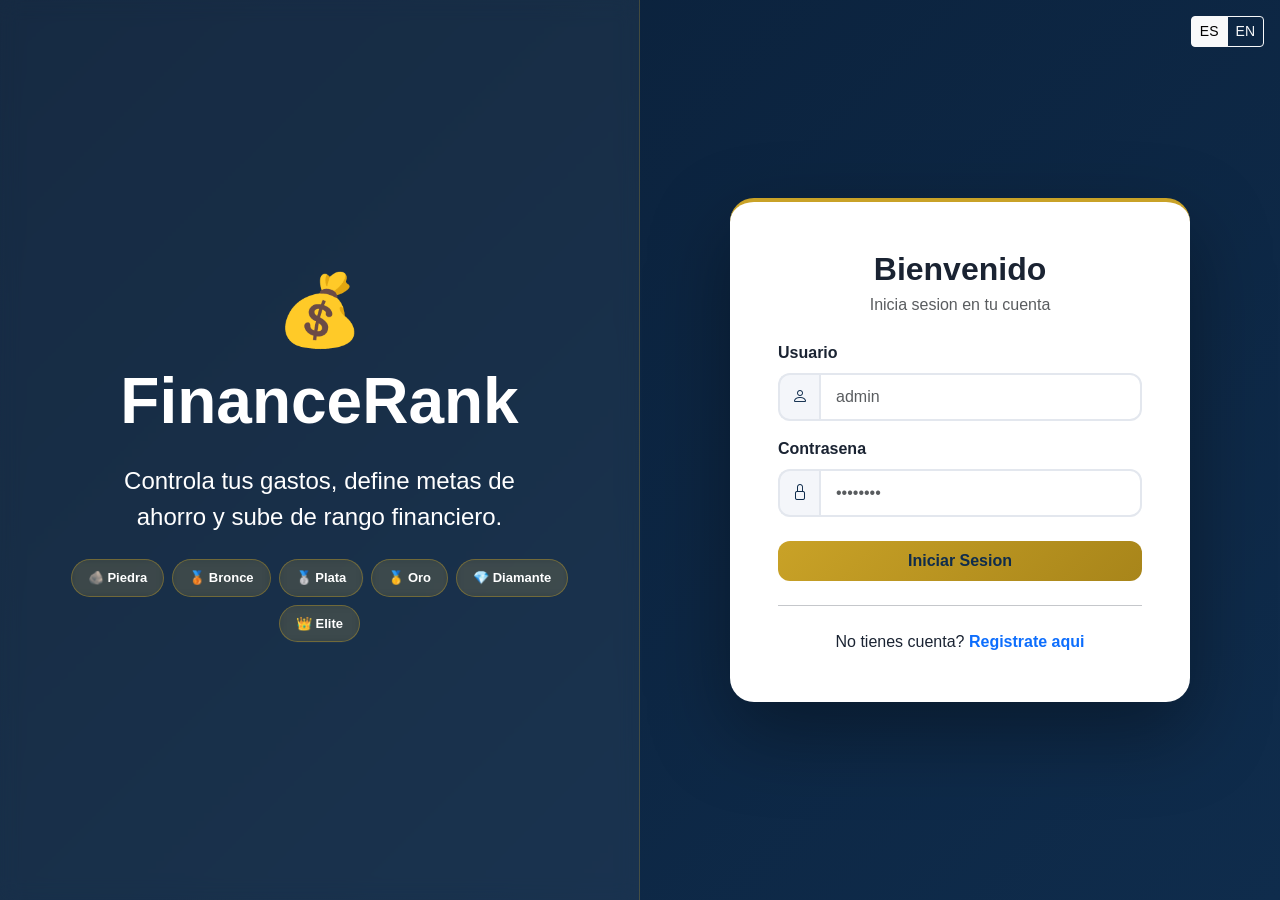
<file: src/main/resources/static/index.html>
<!DOCTYPE html>
<html lang="es">
<head>
    <meta charset="UTF-8">
    <meta name="viewport" content="width=device-width, initial-scale=1.0">
    <title>FinanceRank - Login</title>
    <link rel="icon" href="data:image/svg+xml,<svg xmlns='http://www.w3.org/2000/svg' viewBox='0 0 100 100'><text y='.9em' font-size='90'>💰</text></svg>">
    <link href="https://cdn.jsdelivr.net/npm/bootstrap@5.3.0/dist/css/bootstrap.min.css" rel="stylesheet">
    <link href="https://cdn.jsdelivr.net/npm/bootstrap-icons@1.10.0/font/bootstrap-icons.css" rel="stylesheet">
    <link href="style.css" rel="stylesheet">
</head>
<body class="login-body">

    <!-- SELECTOR DE IDIOMA -->
    <div class="position-absolute top-0 end-0 m-3" style="z-index: 10;">
        <div class="btn-group btn-group-sm">
            <button class="btn btn-outline-light" data-idioma="es" onclick="cambiarIdioma('es')">ES</button>
            <button class="btn btn-outline-light" data-idioma="en" onclick="cambiarIdioma('en')">EN</button>
        </div>
    </div>

    <div class="container-fluid">
        <div class="row min-vh-100">

            <!-- LADO IZQUIERDO (HERO) -->
            <div class="col-lg-6 d-none d-lg-flex flex-column justify-content-center login-left text-white">
                <div class="text-center">
                    <div class="mb-4">
                        <span style="font-size:70px">💰</span>
                        <h1 class="fw-bold display-3">FinanceRank</h1>
                    </div>
                    <p class="fs-4 px-5" data-i18n="hero_eslogan">Controla tus gastos, define metas de ahorro y sube de rango financiero.</p>

                    <div class="d-flex justify-content-center gap-2 flex-wrap mt-4 px-4">
                        <span class="rank-badge">🪨 <span data-i18n="rango_piedra">Piedra</span></span>
                        <span class="rank-badge">🥉 <span data-i18n="rango_bronce">Bronce</span></span>
                        <span class="rank-badge">🥈 <span data-i18n="rango_plata">Plata</span></span>
                        <span class="rank-badge">🥇 <span data-i18n="rango_oro">Oro</span></span>
                        <span class="rank-badge">💎 <span data-i18n="rango_diamante">Diamante</span></span>
                        <span class="rank-badge">👑 <span data-i18n="rango_elite">Elite</span></span>
                    </div>
                </div>
            </div>

            <!-- LADO DERECHO (LOGIN) -->
            <div class="col-lg-6 d-flex align-items-center justify-content-center p-4">
                <div class="login-card p-5">
                    <h2 class="fw-bold text-center mb-1" data-i18n="login_titulo">Bienvenido</h2>
                    <p class="text-muted text-center mb-4" data-i18n="login_subtitulo">Inicia sesion en tu cuenta</p>

                    <div id="alertaError" class="alert alert-danger d-none"></div>

                    <div class="mb-3">
                        <label class="form-label fw-semibold" data-i18n="login_usuario">Usuario</label>
                        <div class="input-group">
                            <span class="input-group-text"><i class="bi bi-person"></i></span>
                            <input type="text" id="username" class="form-control" placeholder="admin">
                        </div>
                    </div>

                    <div class="mb-4">
                        <label class="form-label fw-semibold" data-i18n="login_password">Contrasena</label>
                        <div class="input-group">
                            <span class="input-group-text"><i class="bi bi-lock"></i></span>
                            <input type="password" id="password" class="form-control" placeholder="••••••••">
                        </div>
                    </div>

                    <button onclick="login()" class="btn btn-primary w-100 py-2 fw-bold" data-i18n="login_boton">Iniciar Sesion</button>

                    <hr class="my-4">

                    <p class="text-center mb-0">
                        <span data-i18n="login_no_cuenta">No tienes cuenta?</span>
                        <a href="register.html" class="fw-bold text-decoration-none" data-i18n="login_registrate">Registrate aqui</a>
                    </p>
                </div>
            </div>

        </div>
    </div>

    <script src="https://code.jquery.com/jquery-3.7.1.min.js"></script>
    <script src="https://cdn.jsdelivr.net/npm/bootstrap@5.3.0/dist/js/bootstrap.bundle.min.js"></script>
    <script src="app.js"></script>
    <script src="i18n.js"></script>
</body>
</html>
</file>
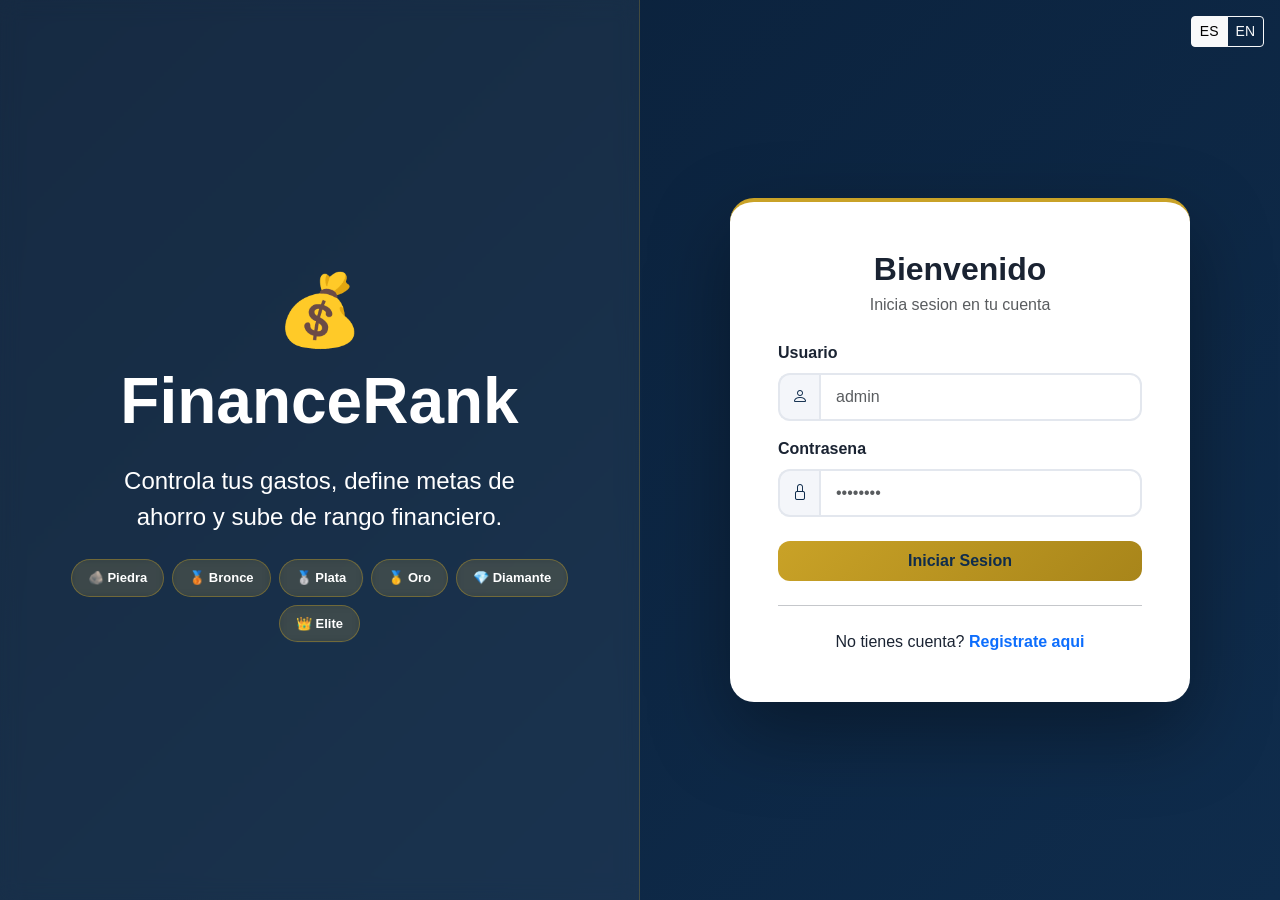
<file: src/main/resources/static/leaderboard.html>
<!DOCTYPE html>
<html lang="es">
<head>
    <meta charset="UTF-8">
    <meta name="viewport" content="width=device-width, initial-scale=1.0">
    <title>FinanceRank - Ranking</title>
    <link rel="icon" href="data:image/svg+xml,<svg xmlns='http://www.w3.org/2000/svg' viewBox='0 0 100 100'><text y='.9em' font-size='90'>💰</text></svg>">
    <link href="https://cdn.jsdelivr.net/npm/bootstrap@5.3.0/dist/css/bootstrap.min.css" rel="stylesheet">
    <link href="https://cdn.jsdelivr.net/npm/bootstrap-icons@1.10.0/font/bootstrap-icons.css" rel="stylesheet">
    <link href="style.css" rel="stylesheet">
</head>
<body>

    <!-- NAVBAR -->
    <nav class="navbar navbar-dark navbar-custom px-4">
        <span class="navbar-brand fw-bold fs-4"><i class="bi bi-piggy-bank-fill"></i> FinanceRank</span>
        <div class="d-flex align-items-center gap-3">
            <div class="btn-group btn-group-sm">
                <button class="btn btn-outline-light" data-idioma="es" onclick="cambiarIdioma('es')">ES</button>
                <button class="btn btn-outline-light" data-idioma="en" onclick="cambiarIdioma('en')">EN</button>
            </div>
            <span class="text-white" id="nombreUsuario"></span>
            <button onclick="cerrarSesion()" class="btn btn-outline-light btn-sm">
                <i class="bi bi-box-arrow-right"></i> <span data-i18n="nav_salir">Salir</span>
            </button>
        </div>
    </nav>

    <div class="container-fluid">
        <div class="row">

            <!-- SIDEBAR -->
            <div class="col-lg-2 sidebar">
                <nav class="nav flex-column">
                    <a class="nav-link" href="dashboard.html"><i class="bi bi-speedometer2"></i> <span data-i18n="nav_dashboard">Dashboard</span></a>
                    <a class="nav-link" href="gastos.html"><i class="bi bi-wallet2"></i> <span data-i18n="nav_gastos">Gastos</span></a>
                    <a class="nav-link" href="metas.html"><i class="bi bi-bullseye"></i> <span data-i18n="nav_metas">Metas</span></a>
                    <a class="nav-link" href="perfil.html"><i class="bi bi-person-circle"></i> <span data-i18n="nav_perfil">Perfil</span></a>
                    <a class="nav-link active" href="leaderboard.html"><i class="bi bi-trophy"></i> <span data-i18n="nav_ranking">Ranking</span></a>
                </nav>
            </div>

            <!-- CONTENIDO -->
            <div class="col-lg-10 main-content">
                <h4 class="fw-bold mb-1"><i class="bi bi-trophy-fill"></i> <span data-i18n="rank_titulo">Ranking de Ahorradores</span></h4>
                <p class="text-muted mb-4" data-i18n="rank_subtitulo">Clasificacion segun el porcentaje de ingreso ahorrado</p>

                <!-- PODIO TOP 3 -->
                <div id="podio" class="row g-3 mb-4 justify-content-center"></div>

                <!-- TABLA COMPLETA -->
                <div class="card border-0 shadow-sm rounded-4">
                    <div class="card-body p-4">
                        <h5 class="fw-bold mb-3" data-i18n="rank_tabla_titulo">Tabla de posiciones</h5>
                        <div class="table-responsive">
                            <table class="table table-hover align-middle">
                                <thead class="table-dark">
                                    <tr>
                                        <th class="text-center">#</th>
                                        <th data-i18n="rank_th_rango">Rango</th>
                                        <th data-i18n="rank_th_nombre">Nombre</th>
                                        <th data-i18n="rank_th_usuario">Usuario</th>
                                        <th class="text-end" data-i18n="rank_th_porcentaje">% Ahorro</th>
                                    </tr>
                                </thead>
                                <tbody id="tablaRanking">
                                    <tr><td colspan="5" class="text-center text-muted py-3">Cargando ranking...</td></tr>
                                </tbody>
                            </table>
                        </div>
                    </div>
                </div>

            </div>
        </div>
    </div>

    <!-- jQuery (antes de app.js) -->
    <script src="https://code.jquery.com/jquery-3.7.1.min.js"></script>
    <script src="https://cdn.jsdelivr.net/npm/bootstrap@5.3.0/dist/js/bootstrap.bundle.min.js"></script>
    <script src="app.js"></script>
    <script src="i18n.js"></script>
    <script>
        verificarSesion();

        const MEDALLAS = ['🥇', '🥈', '🥉'];
        let usuariosCache = [];

        async function cargarRanking() {
            $('#nombreUsuario').html('<i class="bi bi-person-circle"></i> ' + localStorage.getItem('usuarioNombre'));

            let usuarios = await apiAjax('GET', '/api/usuarios');

            usuarios = usuarios.map(u => {
                const ingreso = u.ingresoMensual || 0;
                const ahorro = u.ahorroMensual || 0;
                const porcentaje = ingreso > 0 ? (ahorro / ingreso) * 100 : 0;
                return { ...u, porcentaje, rango: calcularRango(ingreso, ahorro) };
            });

            usuarios.sort((a, b) => b.porcentaje - a.porcentaje);
            usuariosCache = usuarios;
            pintarRanking();
        }

        // Pinta el podio y la tabla en el idioma actual
        function pintarRanking() {
            const miId = String(getUsuarioId());
            const usuarios = usuariosCache;

            // ===== PODIO (solo si hay 3 o mas) =====
            const podio = $('#podio');
            podio.html('');
            if (usuarios.length >= 3) {
                [1, 0, 2].forEach(i => {
                    const u = usuarios[i];
                    podio.append(`
                        <div class="col-lg-3 col-md-4">
                            <div class="card border-0 shadow-sm rounded-4 text-center p-3 ${i === 0 ? '' : 'mt-lg-4'}">
                                <div style="font-size:42px">${MEDALLAS[i]}</div>
                                <div style="font-size:40px">${u.rango.emoji}</div>
                                <div class="fw-bold text-truncate">${u.nombre}</div>
                                <small class="text-muted">@${u.username}</small>
                                <div class="fw-bold text-success fs-5 mt-1">${u.porcentaje.toFixed(1)}%</div>
                            </div>
                        </div>`);
                });
            }

            // ===== TABLA =====
            const tabla = $('#tablaRanking');
            if (usuarios.length === 0) {
                const msg = getIdioma() === 'en' ? 'No registered users' : 'No hay usuarios registrados';
                tabla.html(`<tr><td colspan="5" class="text-center text-muted py-3">${msg}</td></tr>`);
                return;
            }

            const etiquetaYoTexto = getIdioma() === 'en' ? 'You' : 'Tú';

            tabla.html(usuarios.map((u, idx) => {
                const pos = idx + 1;
                const posHtml = pos <= 3 ? MEDALLAS[pos - 1] : `<span class="fw-bold text-muted">${pos}</span>`;
                const esYo = String(u.id) === miId;
                const etiquetaYo = esYo ? ` <span class="badge bg-info">${etiquetaYoTexto}</span>` : '';
                const nombreRango = traducirRango(u.rango.clase);
                return `
                    <tr class="${esYo ? 'table-primary' : ''}">
                        <td class="text-center fs-5">${posHtml}</td>
                        <td>${u.rango.emoji} <span class="fw-semibold">${nombreRango}</span></td>
                        <td class="fw-semibold">${u.nombre}${etiquetaYo}</td>
                        <td class="text-muted">@${u.username}</td>
                        <td class="text-end fw-bold text-success">${u.porcentaje.toFixed(1)}%</td>
                    </tr>`;
            }).join(''));
        }

        cargarRanking();

        // Vuelve a pintar el ranking al cambiar el idioma (para los rangos)
        function alCambiarIdioma() {
            pintarRanking();
        }
    </script>
</body>
</html>
</file>
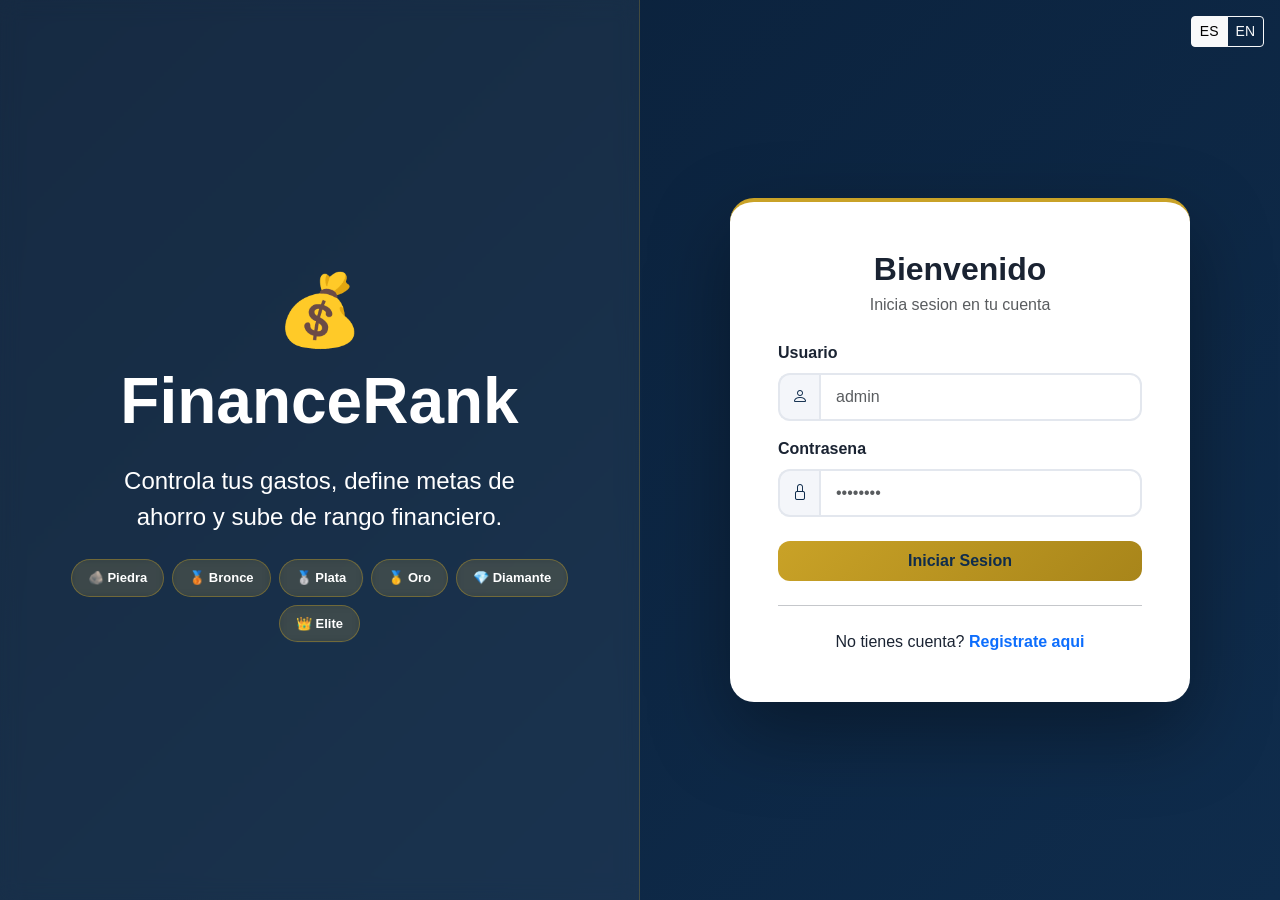
<file: src/main/resources/static/metas.html>
<!DOCTYPE html>
<html lang="es">
<head>
    <meta charset="UTF-8">
    <meta name="viewport" content="width=device-width, initial-scale=1.0">
    <title>FinanceRank - Metas</title>
    <link rel="icon" href="data:image/svg+xml,<svg xmlns='http://www.w3.org/2000/svg' viewBox='0 0 100 100'><text y='.9em' font-size='90'>💰</text></svg>">
    <link href="https://cdn.jsdelivr.net/npm/bootstrap@5.3.0/dist/css/bootstrap.min.css" rel="stylesheet">
    <link href="https://cdn.jsdelivr.net/npm/bootstrap-icons@1.10.0/font/bootstrap-icons.css" rel="stylesheet">
    <link href="style.css" rel="stylesheet">
</head>
<body>

    <!-- NAVBAR -->
    <nav class="navbar navbar-dark navbar-custom px-4">
        <span class="navbar-brand fw-bold fs-4"><i class="bi bi-piggy-bank-fill"></i> FinanceRank</span>
        <div class="d-flex align-items-center gap-3">
            <div class="btn-group btn-group-sm">
                <button class="btn btn-outline-light" data-idioma="es" onclick="cambiarIdioma('es')">ES</button>
                <button class="btn btn-outline-light" data-idioma="en" onclick="cambiarIdioma('en')">EN</button>
            </div>
            <span class="text-white" id="nombreUsuario"></span>
            <button onclick="cerrarSesion()" class="btn btn-outline-light btn-sm">
                <i class="bi bi-box-arrow-right"></i> <span data-i18n="nav_salir">Salir</span>
            </button>
        </div>
    </nav>

    <div class="container-fluid">
        <div class="row">

            <!-- SIDEBAR -->
            <div class="col-lg-2 sidebar">
                <nav class="nav flex-column">
                    <a class="nav-link" href="dashboard.html"><i class="bi bi-speedometer2"></i> <span data-i18n="nav_dashboard">Dashboard</span></a>
                    <a class="nav-link" href="gastos.html"><i class="bi bi-wallet2"></i> <span data-i18n="nav_gastos">Gastos</span></a>
                    <a class="nav-link active" href="metas.html"><i class="bi bi-bullseye"></i> <span data-i18n="nav_metas">Metas</span></a>
                    <a class="nav-link" href="perfil.html"><i class="bi bi-person-circle"></i> <span data-i18n="nav_perfil">Perfil</span></a>
                    <a class="nav-link" href="leaderboard.html"><i class="bi bi-trophy"></i> <span data-i18n="nav_ranking">Ranking</span></a>
                </nav>
            </div>

            <!-- CONTENIDO -->
            <div class="col-lg-10 main-content">

                <div class="d-flex justify-content-between align-items-center mb-4">
                    <h4 class="fw-bold mb-0"><i class="bi bi-bullseye"></i> <span data-i18n="metas_titulo">Mis Metas de Ahorro</span></h4>
                    <button class="btn btn-primary" data-bs-toggle="modal" data-bs-target="#modalMeta">
                        <i class="bi bi-plus-lg"></i> <span data-i18n="metas_nueva">Nueva Meta</span>
                    </button>
                </div>

                <!-- METAS -->
                <div class="row g-4" id="contenedorMetas">
                    <div class="col-12 text-center text-muted py-5">
                        Cargando metas...
                    </div>
                </div>

            </div>
        </div>
    </div>

    <!-- MODAL NUEVA META -->
    <div class="modal fade" id="modalMeta" tabindex="-1">
        <div class="modal-dialog">
            <div class="modal-content rounded-4">
                <div class="modal-header border-0">
                    <h5 class="modal-title fw-bold" data-i18n="metas_modal_titulo">Nueva Meta</h5>
                    <button type="button" class="btn-close" data-bs-dismiss="modal"></button>
                </div>
                <div class="modal-body px-4">
                    <div id="alertaMeta" class="alert alert-danger d-none"></div>

                    <div class="mb-3">
                        <label class="form-label fw-semibold" data-i18n="metas_form_nombre">Nombre de la meta</label>
                        <input type="text" id="metaNombre" class="form-control" placeholder="Ej: Mi Moto">
                    </div>
                    <div class="mb-3">
                        <label class="form-label fw-semibold" data-i18n="metas_form_emoji">Emoji</label>
                        <input type="text" id="metaEmoji" class="form-control" placeholder="🏍️">
                        <small class="text-muted" data-i18n="metas_form_emoji_help">Copia un emoji que represente tu meta</small>
                    </div>
                    <div class="mb-3">
                        <label class="form-label fw-semibold" data-i18n="metas_form_precio">Precio objetivo</label>
                        <div class="input-group">
                            <span class="input-group-text">$</span>
                            <input type="number" id="metaPrecio" class="form-control" placeholder="5000000">
                        </div>
                    </div>
                    <div class="mb-3">
                        <label class="form-label fw-semibold" data-i18n="metas_form_fecha">Fecha limite (opcional)</label>
                        <input type="date" id="metaFecha" class="form-control">
                    </div>
                </div>
                <div class="modal-footer border-0">
                    <button type="button" class="btn btn-secondary" data-bs-dismiss="modal" data-i18n="metas_cancelar">Cancelar</button>
                    <button type="button" class="btn btn-primary" onclick="guardarMeta()" data-i18n="metas_crear">Crear Meta</button>
                </div>
            </div>
        </div>
    </div>

    <!-- MODAL ABONAR -->
    <div class="modal fade" id="modalAbono" tabindex="-1">
        <div class="modal-dialog">
            <div class="modal-content rounded-4">
                <div class="modal-header border-0">
                    <h5 class="modal-title fw-bold" data-i18n="metas_abonar_titulo">Abonar a Meta</h5>
                    <button type="button" class="btn-close" data-bs-dismiss="modal"></button>
                </div>
                <div class="modal-body px-4">
                    <input type="hidden" id="abonoMetaId">
                    <p class="text-muted" id="abonoMetaNombre"></p>

                    <div class="mb-3">
                        <label class="form-label fw-semibold" data-i18n="metas_abono_monto">Monto a abonar</label>
                        <div class="input-group">
                            <span class="input-group-text">$</span>
                            <input type="number" id="abonoMonto" class="form-control" placeholder="50000">
                        </div>
                    </div>
                    <div class="mb-3">
                        <label class="form-label fw-semibold" data-i18n="metas_abono_desc">Descripcion</label>
                        <input type="text" id="abonoDescripcion" class="form-control" placeholder="Ahorro semana 1">
                    </div>
                </div>
                <div class="modal-footer border-0">
                    <button type="button" class="btn btn-secondary" data-bs-dismiss="modal" data-i18n="metas_cancelar">Cancelar</button>
                    <button type="button" class="btn btn-success" onclick="guardarAbono()">
                        <i class="bi bi-piggy-bank"></i> <span data-i18n="metas_abonar_boton">Abonar</span>
                    </button>
                </div>
            </div>
        </div>
    </div>

    <!-- jQuery (antes de app.js) -->
    <script src="https://code.jquery.com/jquery-3.7.1.min.js"></script>
    <script src="https://cdn.jsdelivr.net/npm/bootstrap@5.3.0/dist/js/bootstrap.bundle.min.js"></script>
    <script src="app.js"></script>
    <script src="i18n.js"></script>
    <script>
        verificarSesion();
        $('#nombreUsuario').html('<i class="bi bi-person-circle"></i> ' + localStorage.getItem('usuarioNombre'));

        async function cargarMetas() {
            const usuarioId = getUsuarioId();
            const metas = await apiAjax('GET', `/api/metas/usuario/${usuarioId}`);
            const contenedor = $('#contenedorMetas');

            // Textos que dependen del idioma
            const t = {
                sinMetas: getIdioma() === 'en' ? "You don't have goals yet" : 'No tienes metas todavia',
                crearPrimera: getIdioma() === 'en' ? 'Create your first savings goal' : 'Crea tu primera meta de ahorro',
                progreso: getIdioma() === 'en' ? 'Progress' : 'Progreso',
                ahorrado: getIdioma() === 'en' ? 'Saved' : 'Ahorrado',
                objetivo: getIdioma() === 'en' ? 'Target' : 'Objetivo',
                falta: getIdioma() === 'en' ? 'Remaining' : 'Te falta',
                fechaLimite: getIdioma() === 'en' ? 'Deadline' : 'Fecha limite',
                abonar: getIdioma() === 'en' ? 'Add Funds' : 'Abonar'
            };

            if (metas.length === 0) {
                contenedor.html(`
                    <div class="col-12 text-center py-5">
                        <div style="font-size:80px">🎯</div>
                        <h5 class="text-muted mt-3">${t.sinMetas}</h5>
                        <p class="text-muted">${t.crearPrimera}</p>
                    </div>`);
                return;
            }

            contenedor.html(metas.map(m => {
                const porcentaje = m.precioObjetivo > 0
                    ? Math.min((m.montoAhorrado / m.precioObjetivo) * 100, 100)
                    : 0;
                const falta = Math.max(0, m.precioObjetivo - m.montoAhorrado);

                return `
                <div class="col-lg-4 col-md-6">
                    <div class="meta-card card">
                        <div class="card-header d-flex justify-content-between align-items-center">
                            <div>
                                <span style="font-size:30px">${m.emoji || '🎯'}</span>
                                <span class="fw-bold ms-2">${m.nombre}</span>
                            </div>
                            <button class="btn btn-sm btn-danger" onclick="eliminarMeta(${m.id})">
                                <i class="bi bi-trash"></i>
                            </button>
                        </div>
                        <div class="card-body p-4">
                            <div class="d-flex justify-content-between mb-1">
                                <small class="text-muted">${t.progreso}</small>
                                <small class="fw-bold">${porcentaje.toFixed(1)}%</small>
                            </div>
                            <div class="progress mb-3">
                                <div class="progress-bar bg-primary" style="width: ${porcentaje}%"></div>
                            </div>
                            <div class="row text-center mb-3">
                                <div class="col-6">
                                    <div class="text-muted small">${t.ahorrado}</div>
                                    <div class="fw-bold text-success">${formatearMoney(m.montoAhorrado || 0)}</div>
                                </div>
                                <div class="col-6">
                                    <div class="text-muted small">${t.objetivo}</div>
                                    <div class="fw-bold">${formatearMoney(m.precioObjetivo)}</div>
                                </div>
                            </div>
                            <div class="text-center text-muted small mb-3">
                                ${t.falta}: <strong class="text-danger">${formatearMoney(falta)}</strong>
                            </div>
                            ${m.fechaLimite ? `<div class="text-center text-muted small mb-3">📅 ${t.fechaLimite}: ${m.fechaLimite}</div>` : ''}
                            <button class="btn btn-success w-100" onclick="abrirAbono(${m.id}, '${m.nombre}')">
                                <i class="bi bi-piggy-bank"></i> ${t.abonar}
                            </button>
                        </div>
                    </div>
                </div>`;
            }).join(''));
        }

        async function guardarMeta() {
            const nombre = $('#metaNombre').val();
            const emoji = $('#metaEmoji').val();
            const precioObjetivo = $('#metaPrecio').val();
            const fechaLimite = $('#metaFecha').val();

            if (!nombre || !precioObjetivo) {
                const msg = getIdioma() === 'en' ? 'Complete the required fields' : 'Completa los campos obligatorios';
                mostrarError('alertaMeta', msg);
                return;
            }

            const usuarioId = getUsuarioId();
            const body = {
                nombre,
                emoji: emoji || '🎯',
                precioObjetivo: parseFloat(precioObjetivo),
                montoAhorrado: 0,
                fechaLimite: fechaLimite || null,
                usuario: { id: parseInt(usuarioId) }
            };

            try {
                await apiAjax('POST', '/api/metas', body);
                bootstrap.Modal.getInstance(document.getElementById('modalMeta')).hide();
                cargarMetas();
            } catch (e) {
                const msg = getIdioma() === 'en' ? 'Error creating the goal' : 'Error al crear la meta';
                mostrarError('alertaMeta', msg);
            }
        }

        function abrirAbono(metaId, metaNombre) {
            $('#abonoMetaId').val(metaId);
            const prefijo = getIdioma() === 'en' ? 'Goal: ' : 'Meta: ';
            $('#abonoMetaNombre').text(prefijo + metaNombre);
            new bootstrap.Modal(document.getElementById('modalAbono')).show();
        }

        async function guardarAbono() {
            const metaId = $('#abonoMetaId').val();
            const monto = $('#abonoMonto').val();
            const descripcion = $('#abonoDescripcion').val();

            if (!monto) return;

            const body = {
                monto: parseFloat(monto),
                fecha: new Date().toISOString().split('T')[0],
                descripcion: descripcion || 'Abono',
                meta: { id: parseInt(metaId) }
            };

            try {
                await apiAjax('POST', '/api/abonos', body);
                bootstrap.Modal.getInstance(document.getElementById('modalAbono')).hide();
                $('#abonoMonto').val('');
                $('#abonoDescripcion').val('');
                cargarMetas();
            } catch (e) {
                const msg = getIdioma() === 'en' ? 'Error adding funds' : 'Error al registrar el abono';
                alert(msg);
            }
        }

        async function eliminarMeta(id) {
            const confirmMsg = getIdioma() === 'en' ? 'Delete this goal?' : 'Eliminar esta meta?';
            if (!confirm(confirmMsg)) return;
            await apiAjax('DELETE', `/api/metas/${id}`);
            cargarMetas();
        }

        cargarMetas();

        // Vuelve a pintar las metas al cambiar el idioma (para los textos dinamicos)
        function alCambiarIdioma() {
            cargarMetas();
        }
    </script>
</body>
</html>
</file>
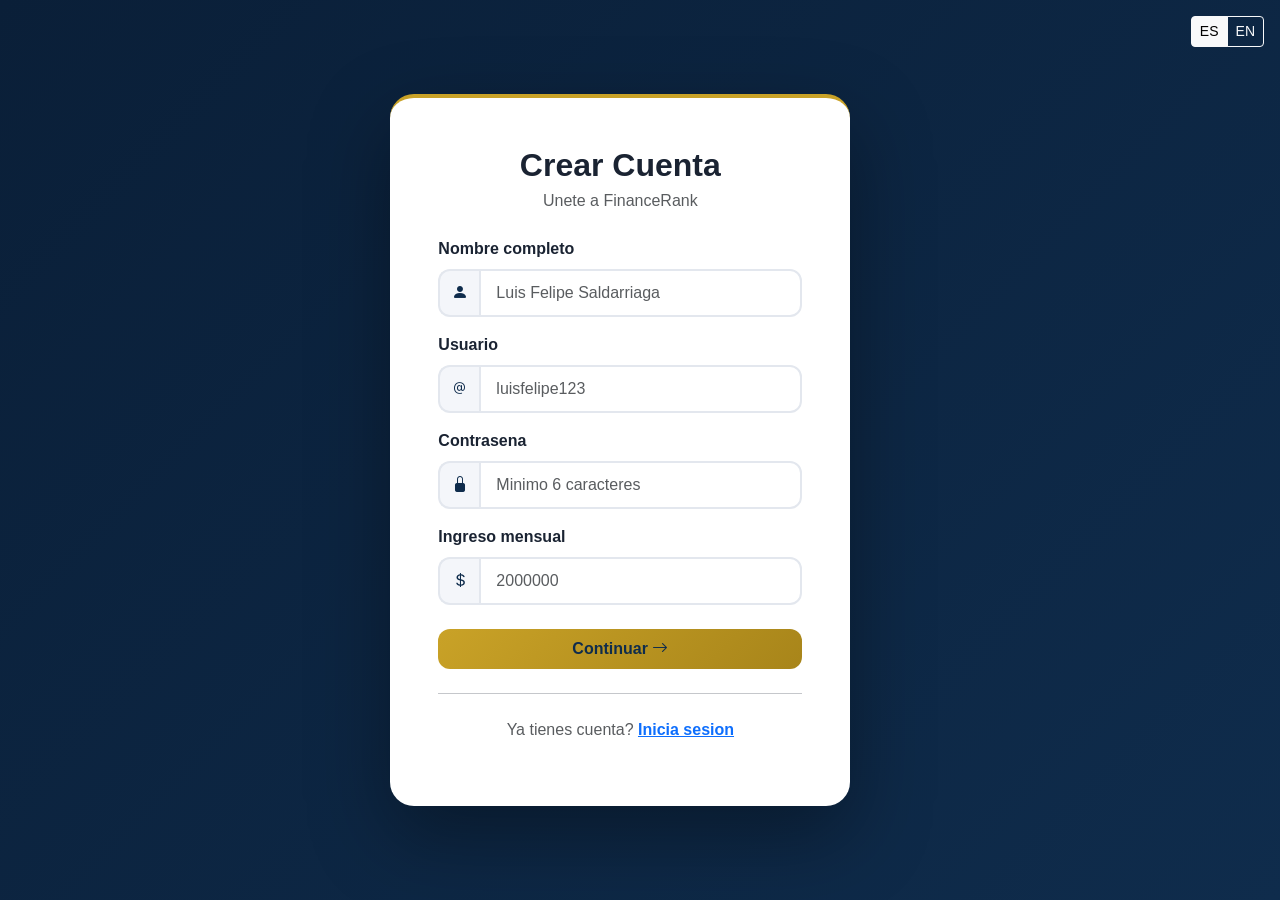
<file: src/main/resources/static/register.html>
<!DOCTYPE html>
<html lang="es">
<head>
    <meta charset="UTF-8">
    <meta name="viewport" content="width=device-width, initial-scale=1.0">
    <title>FinanceRank - Registro</title>
    <link href="https://cdn.jsdelivr.net/npm/bootstrap@5.3.0/dist/css/bootstrap.min.css" rel="stylesheet">
    <link href="https://cdn.jsdelivr.net/npm/bootstrap-icons@1.10.0/font/bootstrap-icons.css" rel="stylesheet">
    <link href="style.css" rel="stylesheet">
    <link rel="icon" href="data:image/svg+xml,<svg xmlns='http://www.w3.org/2000/svg' viewBox='0 0 100 100'><text y='.9em' font-size='90'>💰</text></svg>">
</head>
<body class="login-body">

    <!-- SELECTOR DE IDIOMA -->
    <div class="position-absolute top-0 end-0 m-3" style="z-index: 10;">
        <div class="btn-group btn-group-sm">
            <button class="btn btn-outline-light" data-idioma="es" onclick="cambiarIdioma('es')">ES</button>
            <button class="btn btn-outline-light" data-idioma="en" onclick="cambiarIdioma('en')">EN</button>
        </div>
    </div>

    <div class="container-fluid min-vh-100 d-flex align-items-center justify-content-center py-5">
        <div class="row w-100 justify-content-center">
            <div class="col-lg-5">
                <div class="login-card p-5">

                    <h2 class="fw-bold mb-1 text-center" data-i18n="reg_titulo">Crear cuenta</h2>
                    <p class="text-muted text-center mb-4" data-i18n="reg_subtitulo">Comienza tu camino financiero</p>

                    <div id="alertaError" class="alert alert-danger d-none"></div>
                    <div id="alertaExito" class="alert alert-success d-none"></div>

                    <!-- PASO 1 -->
                    <div id="paso1">
                        <div class="mb-3">
                            <label class="form-label fw-semibold" data-i18n="reg_nombre">Nombre completo</label>
                            <div class="input-group">
                                <span class="input-group-text"><i class="bi bi-person-fill"></i></span>
                                <input type="text" id="nombre" class="form-control" placeholder="Luis Felipe Saldarriaga">
                            </div>
                        </div>
                        <div class="mb-3">
                            <label class="form-label fw-semibold" data-i18n="reg_usuario">Usuario</label>
                            <div class="input-group">
                                <span class="input-group-text"><i class="bi bi-at"></i></span>
                                <input type="text" id="username" class="form-control" placeholder="luisfelipe123">
                            </div>
                        </div>
                        <div class="mb-3">
                            <label class="form-label fw-semibold" data-i18n="reg_password">Contrasena</label>
                            <div class="input-group">
                                <span class="input-group-text"><i class="bi bi-lock-fill"></i></span>
                                <input type="password" id="password" class="form-control" placeholder="Minimo 6 caracteres">
                            </div>
                        </div>
                        <div class="mb-4">
                            <label class="form-label fw-semibold" data-i18n="reg_ingreso">Ingreso mensual</label>
                            <div class="input-group">
                                <span class="input-group-text"><i class="bi bi-currency-dollar"></i></span>
                                <input type="number" id="ingresoMensual" class="form-control" placeholder="2000000">
                            </div>
                        </div>
                        <button onclick="irPaso2()" class="btn btn-primary w-100 py-2 fw-bold">
                            <span data-i18n="reg_paso1_boton">Siguiente</span> <i class="bi bi-arrow-right"></i>
                        </button>
                    </div>

                    <!-- PASO 2 -->
                    <div id="paso2" class="d-none">
                        <div class="text-center mb-4">
                            <div style="font-size:50px">💰</div>
                            <h5 class="fw-bold" data-i18n="reg_paso2_titulo">Cual es tu porcentaje de ahorro actual?</h5>
                            <p class="text-muted" data-i18n="reg_paso2_desc">Esto define tu rango inicial</p>
                        </div>

                        <div class="row g-3 mb-4">
                            <div class="col-6">
                                <div class="rango-opcion" onclick="seleccionarPorcentaje(this, 2, 'piedra')" data-valor="2">
                                    <div class="fs-1">🪨</div>
                                    <div class="fw-bold">0% - 4%</div>
                                    <small class="text-muted" data-i18n="rango_piedra">Piedra</small>
                                </div>
                            </div>
                            <div class="col-6">
                                <div class="rango-opcion" onclick="seleccionarPorcentaje(this, 7, 'bronce')" data-valor="7">
                                    <div class="fs-1">🥉</div>
                                    <div class="fw-bold">5% - 9%</div>
                                    <small class="text-muted" data-i18n="rango_bronce">Bronce</small>
                                </div>
                            </div>
                            <div class="col-6">
                                <div class="rango-opcion" onclick="seleccionarPorcentaje(this, 15, 'plata')" data-valor="15">
                                    <div class="fs-1">🥈</div>
                                    <div class="fw-bold">10% - 19%</div>
                                    <small class="text-muted" data-i18n="rango_plata">Plata</small>
                                </div>
                            </div>
                            <div class="col-6">
                                <div class="rango-opcion" onclick="seleccionarPorcentaje(this, 25, 'oro')" data-valor="25">
                                    <div class="fs-1">🥇</div>
                                    <div class="fw-bold">20% - 29%</div>
                                    <small class="text-muted" data-i18n="rango_oro">Oro</small>
                                </div>
                            </div>
                            <div class="col-6">
                                <div class="rango-opcion" onclick="seleccionarPorcentaje(this, 37, 'diamante')" data-valor="37">
                                    <div class="fs-1">💎</div>
                                    <div class="fw-bold">30% - 44%</div>
                                    <small class="text-muted" data-i18n="rango_diamante">Diamante</small>
                                </div>
                            </div>
                            <div class="col-6">
                                <div class="rango-opcion" onclick="seleccionarPorcentaje(this, 50, 'elite')" data-valor="50">
                                    <div class="fs-1">👑</div>
                                    <div class="fw-bold">45%+</div>
                                    <small class="text-muted" data-i18n="rango_elite">Elite</small>
                                </div>
                            </div>
                        </div>

                        <input type="hidden" id="porcentajeSeleccionado" value="">

                        <div class="d-flex gap-2">
                            <button onclick="irPaso1()" class="btn btn-outline-secondary w-50 py-2">
                                <i class="bi bi-arrow-left"></i> <span data-i18n="reg_volver">Atras</span>
                            </button>
                            <button onclick="registrar()" class="btn btn-primary w-50 py-2 fw-bold" data-i18n="reg_boton">
                                Crear cuenta
                            </button>
                        </div>
                    </div>

                    <hr class="my-4">
                    <p class="text-center text-muted">
                        <span data-i18n="reg_ya_cuenta">Ya tienes cuenta?</span>
                        <a href="index.html" class="text-primary fw-bold" data-i18n="reg_inicia">Inicia sesion</a>
                    </p>

                </div>
            </div>
        </div>
    </div>

    <script src="https://code.jquery.com/jquery-3.7.1.min.js"></script>
    <script src="https://cdn.jsdelivr.net/npm/bootstrap@5.3.0/dist/js/bootstrap.bundle.min.js"></script>
    <script src="app.js"></script>
    <script src="i18n.js"></script>
    <script>
        let porcentajeElegido = 0;

        function irPaso2() {
            const nombre = document.getElementById('nombre').value;
            const username = document.getElementById('username').value;
            const password = document.getElementById('password').value;
            const ingreso = document.getElementById('ingresoMensual').value;

            if (!nombre || !username || !password || !ingreso) {
                const msg = getIdioma() === 'en' ? 'Complete all fields' : 'Completa todos los campos';
                mostrarError('alertaError', msg);
                return;
            }

            document.getElementById('alertaError').classList.add('d-none');
            document.getElementById('paso1').classList.add('d-none');
            document.getElementById('paso2').classList.remove('d-none');
        }

        function irPaso1() {
            document.getElementById('paso2').classList.add('d-none');
            document.getElementById('paso1').classList.remove('d-none');
        }

        function seleccionarPorcentaje(el, valor, rango) {
            document.querySelectorAll('.rango-opcion').forEach(o => o.classList.remove('seleccionado'));
            el.classList.add('seleccionado');
            porcentajeElegido = valor;
        }
    </script>
</body>
</html>
</file>
<file: src/main/resources/static/style.css>
/* ===== VARIABLES ===== */
:root {
    --navy: #0F2C4C;
    --navy-dark: #0A1F38;
    --navy-light: #1B3A5B;
    --gold: #C9A227;
    --gold-light: #E0BE4E;
    --gold-dark: #A8851A;
    --success: #1F8A5B;
    --danger: #C0492F;
    --light-bg: #F4F6FA;
    --dark: #1A2332;
    /* aliases para compatibilidad con codigo viejo */
    --primary: #0F2C4C;
    --secondary: #C9A227;
}

/* ===== GLOBAL ===== */
* { box-sizing: border-box; }

body {
    font-family: 'Segoe UI', sans-serif;
    background: var(--light-bg);
    color: var(--dark);
}

/* ===== LOGIN ===== */
.login-body {
    background: linear-gradient(135deg, #0A1F38 0%, #0F2C4C 50%, #1B3A5B 100%);
    min-height: 100vh;
    animation: gradientMove 8s ease infinite;
    background-size: 200% 200%;
}

@keyframes gradientMove {
    0% { background-position: 0% 50%; }
    50% { background-position: 100% 50%; }
    100% { background-position: 0% 50%; }
}

.login-left {
    background: rgba(255,255,255,0.05);
    backdrop-filter: blur(10px);
    min-height: 100vh;
    padding: 40px;
    border-right: 1px solid rgba(201,162,39,0.25);
}

.login-card {
    background: white;
    border-radius: 24px;
    box-shadow: 0 30px 80px rgba(0,0,0,0.35);
    width: 100%;
    max-width: 460px;
    animation: slideUp 0.5s ease;
    border-top: 4px solid var(--gold);
}

@keyframes slideUp {
    from { opacity: 0; transform: translateY(30px); }
    to { opacity: 1; transform: translateY(0); }
}

.rank-badge {
    background: rgba(201,162,39,0.15);
    backdrop-filter: blur(5px);
    color: white;
    padding: 8px 16px;
    border-radius: 20px;
    font-size: 13px;
    font-weight: 700;
    border: 1px solid rgba(201,162,39,0.4);
    transition: all 0.3s;
}

.rank-badge:hover {
    background: rgba(201,162,39,0.3);
    transform: translateY(-3px);
}

/* ===== NAVBAR ===== */
.navbar-custom {
    background: linear-gradient(135deg, #0F2C4C, #1B3A5B);
    box-shadow: 0 4px 20px rgba(15,44,76,0.4);
    padding: 12px 24px;
    border-bottom: 3px solid var(--gold);
}

.navbar-brand { color: var(--gold-light) !important; }

/* ===== SIDEBAR ===== */
.sidebar {
    background: white;
    min-height: calc(100vh - 60px);
    box-shadow: 4px 0 20px rgba(0,0,0,0.06);
    padding-top: 24px;
    border-right: 1px solid #eee;
}

.sidebar .nav-link {
    color: #5a6677;
    padding: 14px 20px;
    border-radius: 14px;
    margin: 4px 12px;
    font-weight: 600;
    font-size: 15px;
    transition: all 0.3s;
    display: flex;
    align-items: center;
    gap: 12px;
}

.sidebar .nav-link i {
    font-size: 20px;
    width: 24px;
}

.sidebar .nav-link:hover {
    background: var(--light-bg);
    color: var(--navy);
    transform: translateX(4px);
}

.sidebar .nav-link.active {
    background: linear-gradient(135deg, #0F2C4C, #1B3A5B);
    color: white;
    box-shadow: 0 4px 15px rgba(15,44,76,0.4);
}

.sidebar .nav-link.active i { color: var(--gold-light); }

/* ===== STAT CARDS ===== */
.stat-card {
    border: none;
    border-radius: 20px;
    padding: 28px;
    color: white;
    box-shadow: 0 8px 25px rgba(0,0,0,0.15);
    transition: all 0.3s;
    position: relative;
    overflow: hidden;
    min-height: 130px;
}

.stat-card::before {
    content: '';
    position: absolute;
    top: -30px;
    right: -30px;
    width: 120px;
    height: 120px;
    background: rgba(255,255,255,0.1);
    border-radius: 50%;
}

.stat-card:hover {
    transform: translateY(-6px);
    box-shadow: 0 15px 35px rgba(0,0,0,0.2);
}

.stat-card .fs-3 { font-size: 1.6rem !important; }

.stat-card.blue   { background: linear-gradient(135deg, #0F2C4C, #1B3A5B); }
.stat-card.green  { background: linear-gradient(135deg, #1F8A5B, #146043); }
.stat-card.orange { background: linear-gradient(135deg, #C97B3F, #A85A28); }
.stat-card.purple { background: linear-gradient(135deg, #C9A227, #A8851A); }

/* ===== SISTEMA DE RANGOS ===== */
.rank-container {
    text-align: center;
    padding: 35px 25px;
    border-radius: 24px;
    color: white;
    margin-bottom: 20px;
    box-shadow: 0 10px 40px rgba(0,0,0,0.2);
    position: relative;
    overflow: hidden;
    min-height: 280px;
    display: flex;
    flex-direction: column;
    align-items: center;
    justify-content: center;
}

.rank-container::before {
    content: '';
    position: absolute;
    top: -50px;
    left: -50px;
    width: 200px;
    height: 200px;
    background: rgba(255,255,255,0.08);
    border-radius: 50%;
}

.rank-container::after {
    content: '';
    position: absolute;
    bottom: -60px;
    right: -40px;
    width: 180px;
    height: 180px;
    background: rgba(255,255,255,0.06);
    border-radius: 50%;
}

.rank-icon {
    font-size: 75px;
    line-height: 1;
    margin-bottom: 12px;
    animation: bounce 2s infinite;
    position: relative;
    z-index: 1;
}

@keyframes bounce {
    0%, 100% { transform: translateY(0); }
    50% { transform: translateY(-10px); }
}

.rank-name {
    font-size: 30px;
    font-weight: 900;
    letter-spacing: 3px;
    position: relative;
    z-index: 1;
}

.rank-progress {
    background: rgba(255,255,255,0.25);
    border-radius: 10px;
    height: 10px;
    margin: 12px 0;
    width: 100%;
    position: relative;
    z-index: 1;
}

.rank-progress-bar {
    background: white;
    border-radius: 10px;
    height: 100%;
    transition: width 1.5s ease;
    box-shadow: 0 0 10px rgba(255,255,255,0.5);
}

/* RANGOS (colores de medalla, sin cambios excepto Elite) */
.rank-piedra   { background: linear-gradient(135deg, #4a4a4a, #888); }
.rank-bronce   { background: linear-gradient(135deg, #7B3F00, #CD853F); }
.rank-plata    { background: linear-gradient(135deg, #546E7A, #90A4AE); }
.rank-oro      { background: linear-gradient(135deg, #F57F17, #FFD700); }
.rank-diamante { background: linear-gradient(135deg, #0077B6, #00B4D8); }
.rank-elite    { background: linear-gradient(135deg, #1B3A5B, #C9A227); }

/* ===== METAS ===== */
.meta-card {
    border: none;
    border-radius: 20px;
    box-shadow: 0 5px 20px rgba(0,0,0,0.08);
    transition: all 0.3s;
    overflow: hidden;
}

.meta-card:hover {
    transform: translateY(-5px);
    box-shadow: 0 15px 40px rgba(0,0,0,0.15);
}

.meta-card .card-header {
    background: linear-gradient(135deg, #0F2C4C, #1B3A5B);
    color: white;
    border: none;
    padding: 18px 22px;
}

.progress {
    height: 10px;
    border-radius: 10px;
    background: #e8ebf0;
}

.progress-bar {
    border-radius: 10px;
    background: linear-gradient(135deg, #C9A227, #E0BE4E) !important;
}

/* ===== TABLAS ===== */
.table thead {
    background: linear-gradient(135deg, #0F2C4C, #1B3A5B);
    color: white;
}

.table thead th {
    border: none;
    font-weight: 600;
    padding: 14px 16px;
}

.table tbody tr {
    transition: all 0.2s;
}

.table tbody tr:hover {
    background: var(--light-bg);
    transform: scale(1.01);
}

/* ===== BOTONES ===== */
.btn-primary {
    background: linear-gradient(135deg, #C9A227, #A8851A);
    border: none;
    border-radius: 12px;
    font-weight: 700;
    color: #0F2C4C;
}

.btn-primary:hover {
    background: linear-gradient(135deg, #D4AF37, #B8941F);
    border: none;
    color: #0F2C4C;
    transform: translateY(-2px);
    box-shadow: 0 5px 15px rgba(201,162,39,0.45);
}

.btn-success {
    background: linear-gradient(135deg, #1F8A5B, #146043);
    border: none;
    border-radius: 12px;
    font-weight: 600;
}

.btn-success:hover {
    background: linear-gradient(135deg, #146043, #0D4631);
    border: none;
    transform: translateY(-2px);
}

.btn-danger {
    background: linear-gradient(135deg, #C0492F, #8A2F1C);
    border: none;
    border-radius: 12px;
}

/* ===== CARDS GENERALES ===== */
.card {
    border-radius: 20px !important;
    border: none !important;
}

/* ===== MAIN CONTENT ===== */
.main-content {
    background: var(--light-bg);
    min-height: calc(100vh - 60px);
    padding: 30px;
}

/* ===== FORMULARIOS ===== */
.form-control, .form-select {
    border-radius: 12px;
    border: 2px solid #e3e7ee;
    padding: 10px 15px;
    transition: all 0.3s;
}

.form-control:focus, .form-select:focus {
    border-color: var(--gold);
    box-shadow: 0 0 0 3px rgba(201,162,39,0.18);
}

.input-group-text {
    border-radius: 12px 0 0 12px !important;
    border: 2px solid #e3e7ee;
    border-right: none;
    background: var(--light-bg);
    color: var(--navy);
}

.input-group .form-control {
    border-radius: 0 12px 12px 0 !important;
}

/* ===== MODAL ===== */
.modal-content {
    border-radius: 24px !important;
    border: none;
    box-shadow: 0 30px 80px rgba(0,0,0,0.2);
}

/* ===== BADGES ===== */
.badge {
    border-radius: 8px;
    padding: 6px 12px;
    font-weight: 600;
}

.badge.bg-primary {
    background: linear-gradient(135deg, #0F2C4C, #1B3A5B) !important;
}

/* ===== RESPONSIVE ===== */
@media (max-width: 768px) {
    .sidebar { display: none; }
    .main-content { padding: 15px; }
    .rank-icon { font-size: 55px; }
    .stat-card { min-height: 100px; }
}

/* ===== REGISTRO PASO 2 ===== */
.rango-opcion {
    border: 2px solid #e3e7ee;
    border-radius: 16px;
    padding: 15px 10px;
    text-align: center;
    cursor: pointer;
    transition: all 0.3s;
}

.rango-opcion:hover {
    border-color: var(--gold);
    background: var(--light-bg);
    transform: translateY(-3px);
}

.rango-opcion.seleccionado {
    border-color: var(--gold);
    background: linear-gradient(135deg, #0F2C4C15, #C9A22720);
    box-shadow: 0 5px 15px rgba(201,162,39,0.25);
}
</file>
